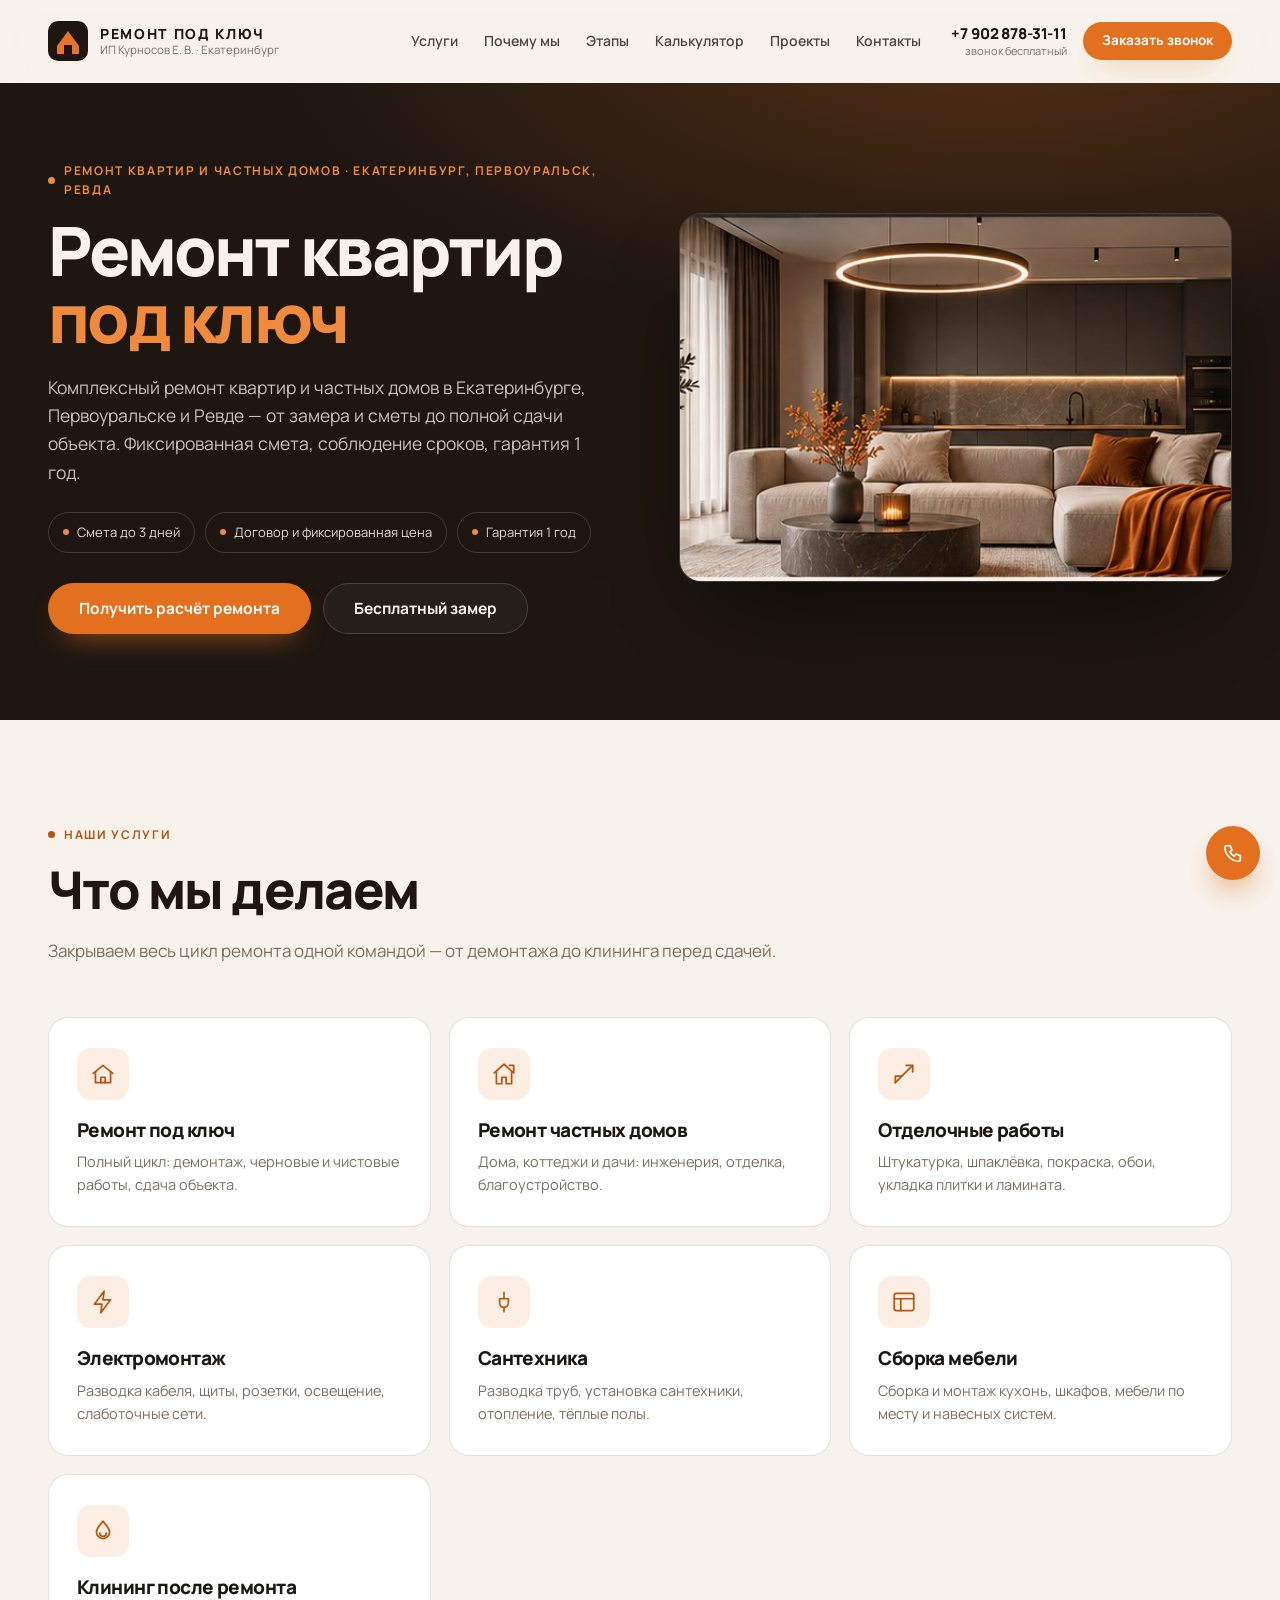
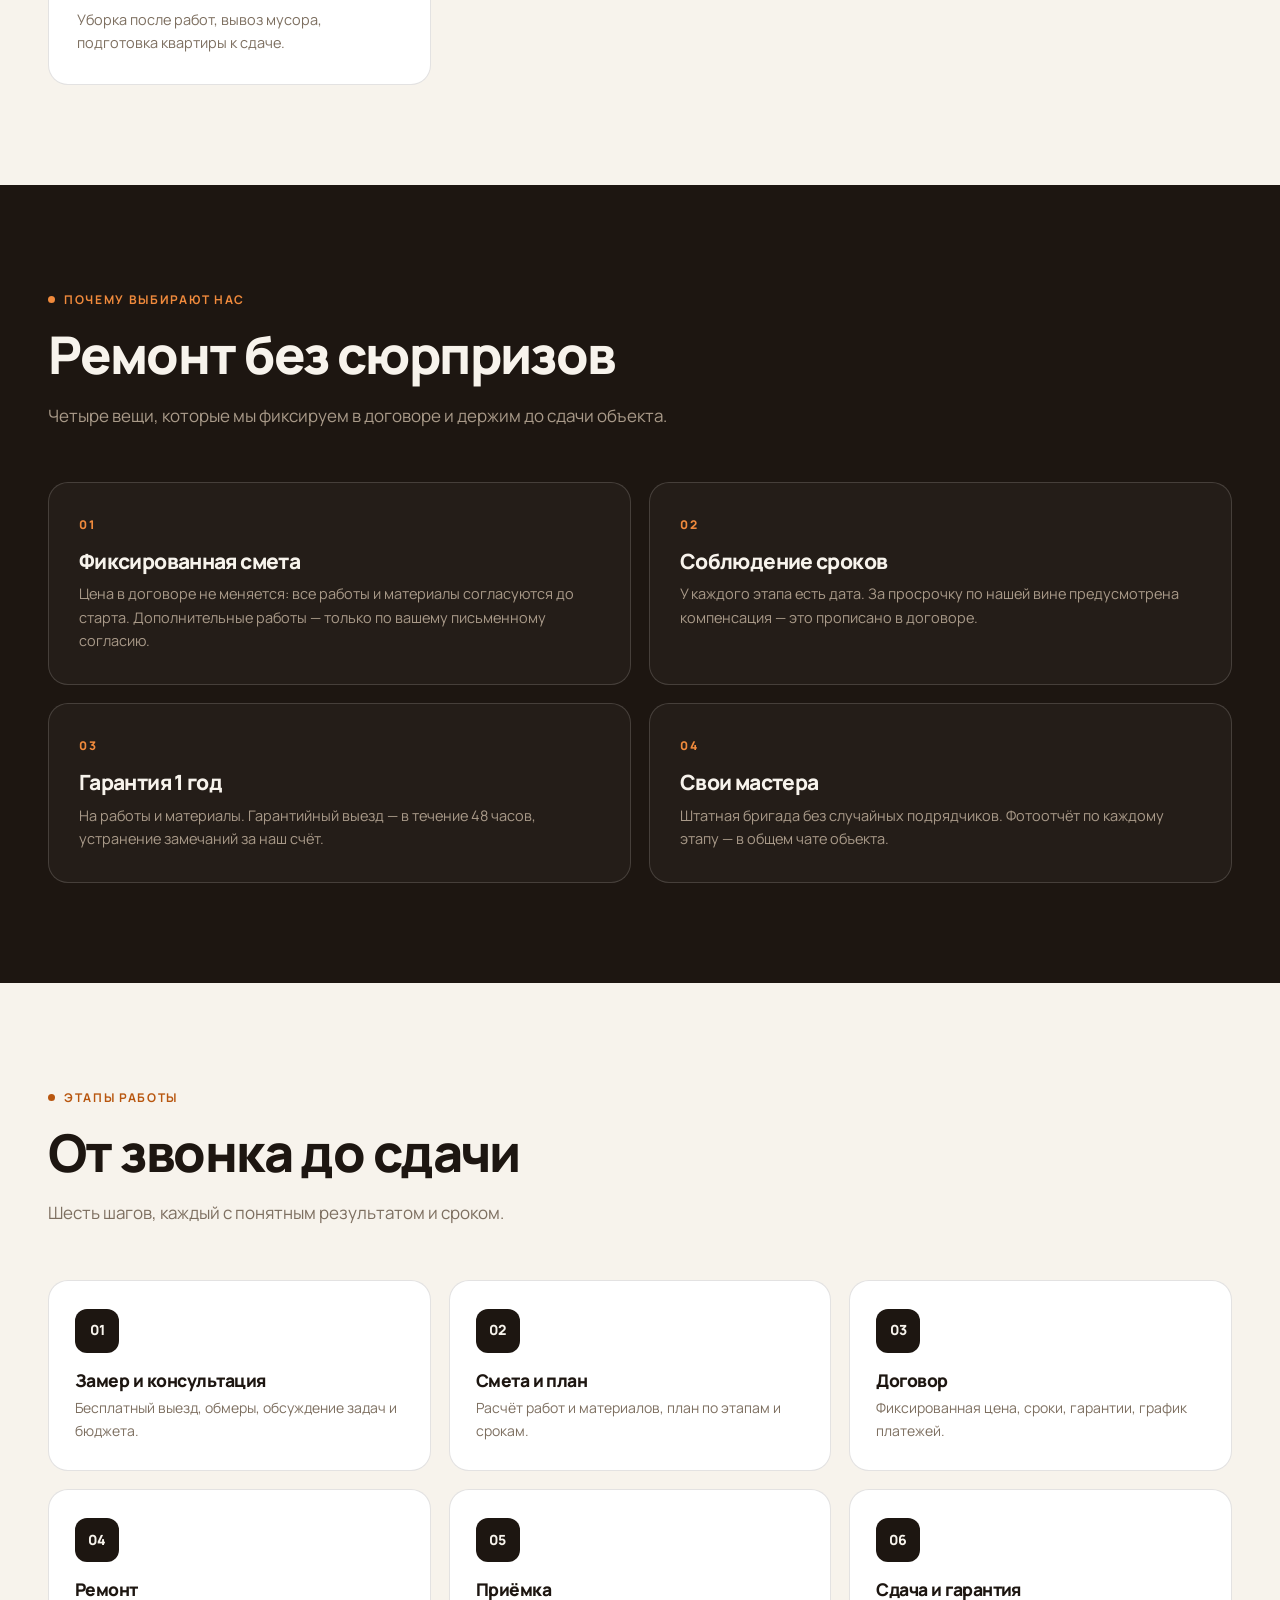
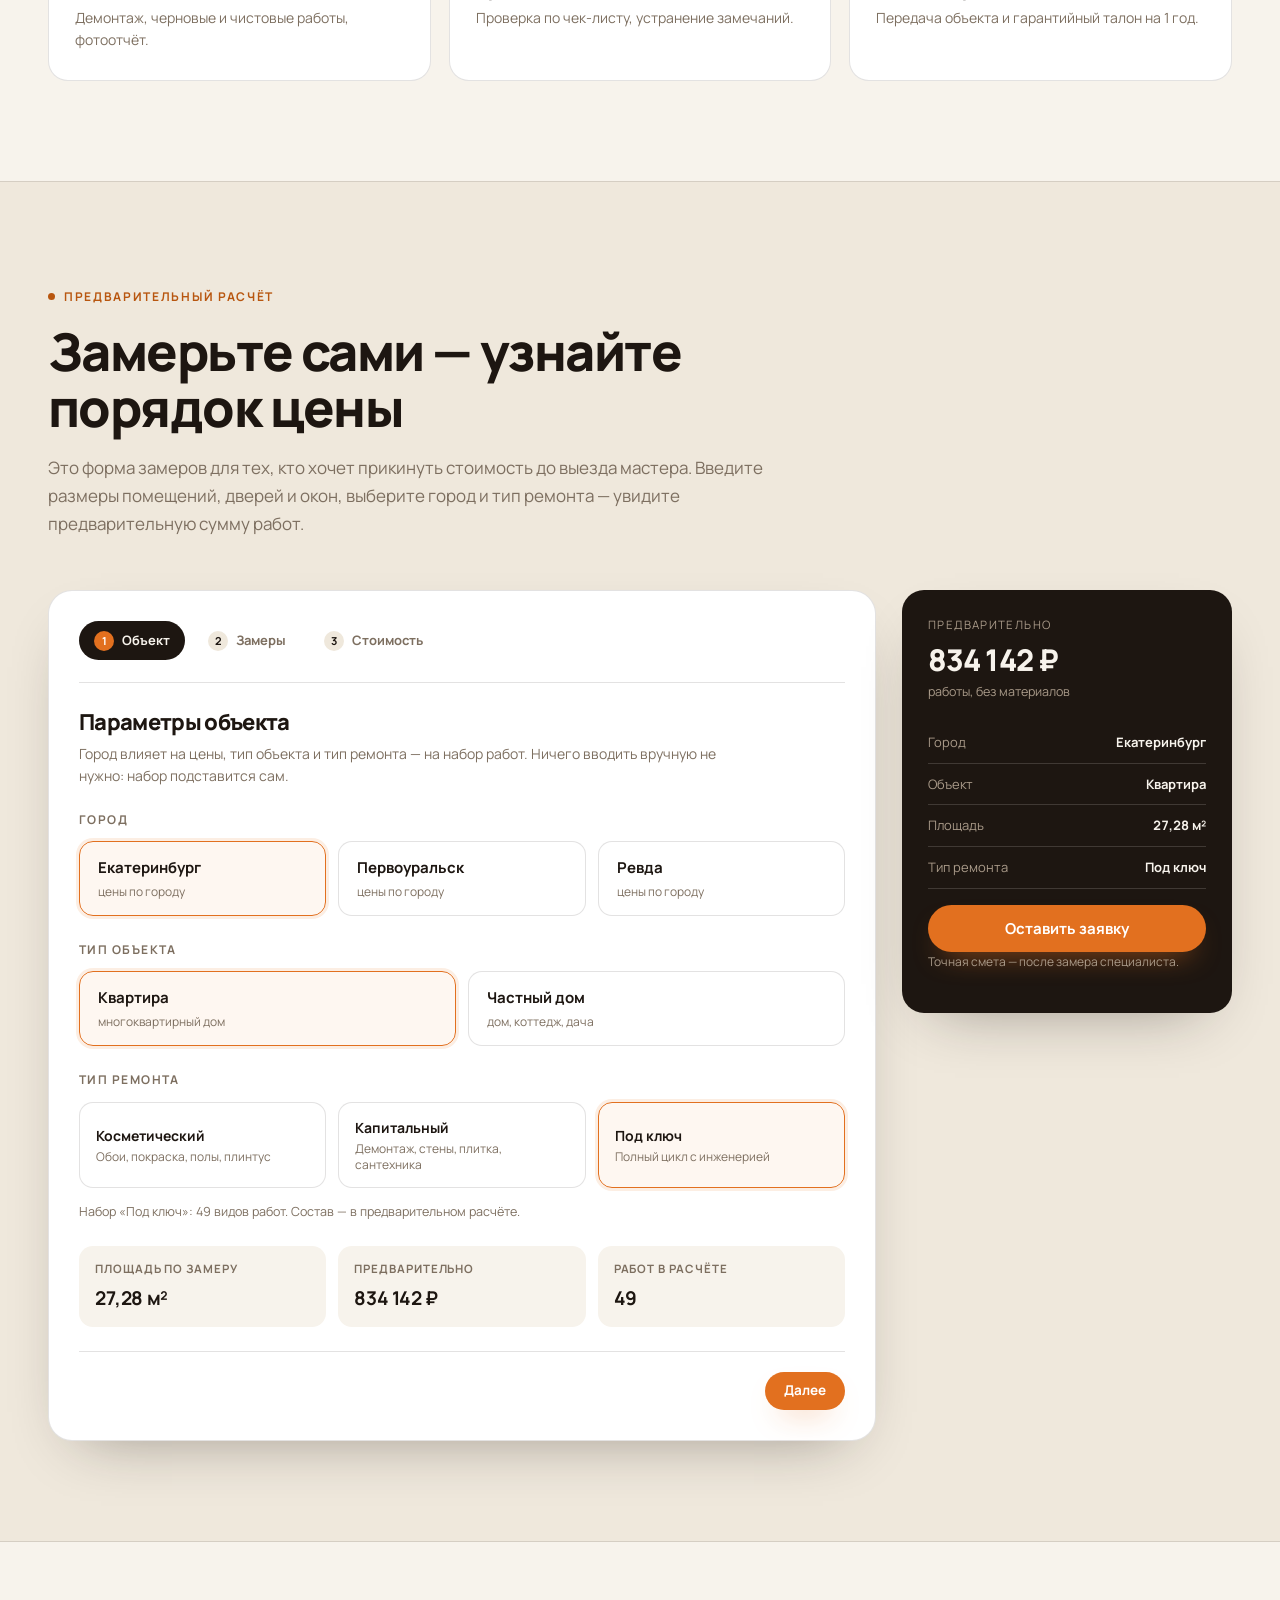
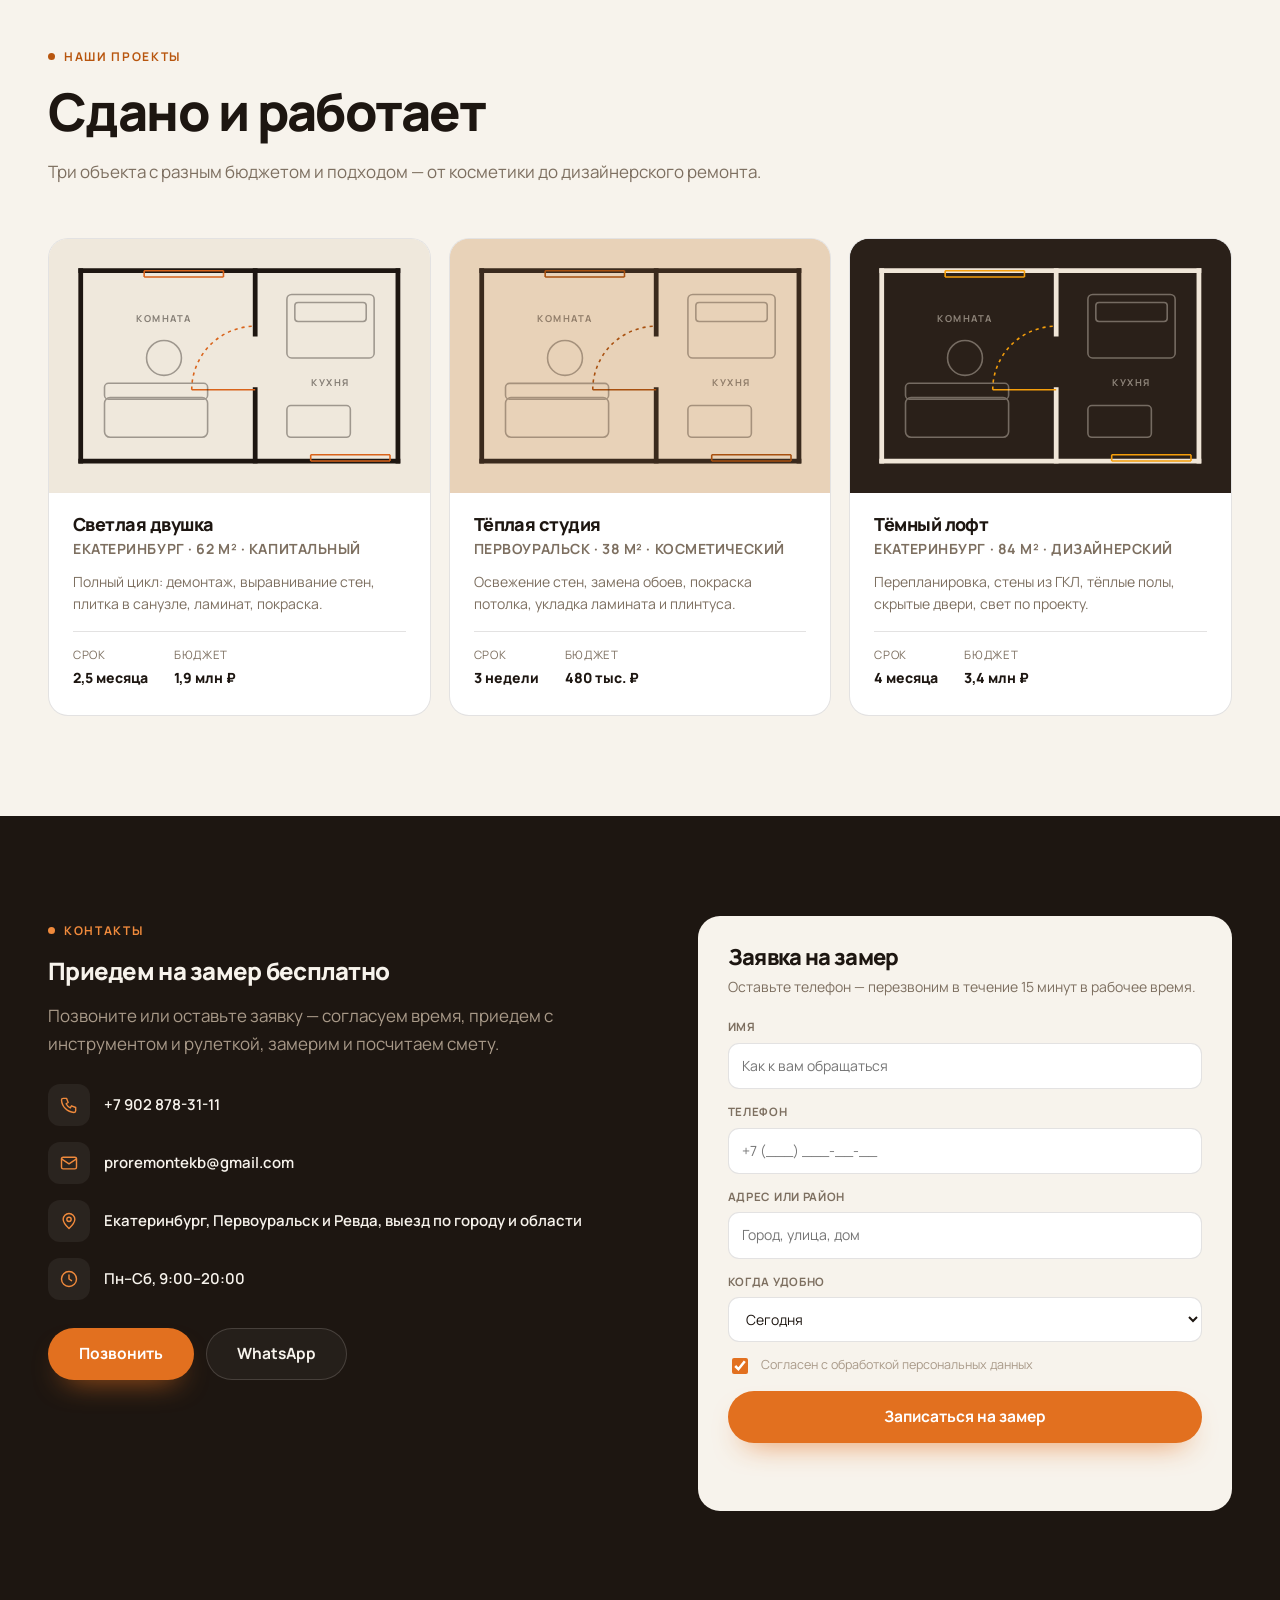
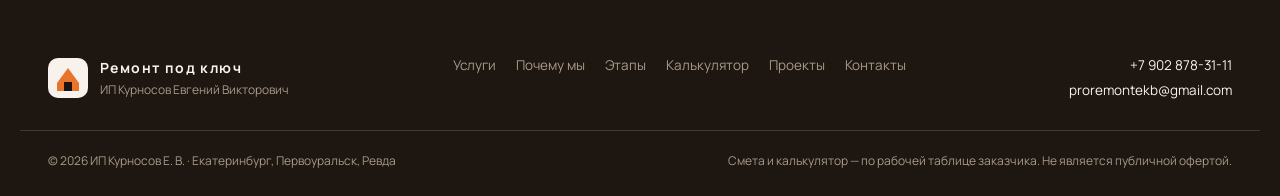
<file: index.html>
﻿<!doctype html>
<html lang="ru">
<head>
<meta charset="utf-8">
<meta name="viewport" content="width=device-width, initial-scale=1">
<title>Ремонт квартир и частных домов — Екатеринбург, Первоуральск, Ревда — ИП Курносов Е. В.</title>
<meta name="description" content="Комплексный ремонт квартир под ключ: замер, смета, договор, работы, приёмка. Фиксированная цена, сроки по графику, гарантия 1 год. Предварительный расчёт по вашему замеру.">
<meta name="theme-color" content="#1c1410">
<meta property="og:type" content="website">
<meta property="og:title" content="Ремонт квартир и частных домов — Екатеринбург, Первоуральск, Ревда">
<meta property="og:description" content="От замера и сметы до сдачи объекта. Фиксированная смета, соблюдение сроков, гарантия 1 год. Рассчитайте стоимость по своему замеру.">
<meta property="og:locale" content="ru_RU">
<link rel="preconnect" href="https://fonts.googleapis.com">
<link rel="preconnect" href="https://fonts.gstatic.com" crossorigin>
<link href="https://fonts.googleapis.com/css2?family=Manrope:wght@400;500;600;700;800&display=swap" rel="stylesheet">
<link rel="stylesheet" href="assets/css/style.css">
<link rel="icon" href="data:image/svg+xml,%3Csvg xmlns='http://www.w3.org/2000/svg' viewBox='0 0 64 64'%3E%3Crect width='64' height='64' rx='14' fill='%231c1410'/%3E%3Cpath d='M14 40 32 16l18 24v12H14z' fill='%23e8752b'/%3E%3Cpath d='M26 52V38h12v14z' fill='%231c1410'/%3E%3C/svg%3E">
<script type="application/ld+json">
{
  "@context": "https://schema.org",
  "@type": "HomeAndConstructionBusiness",
  "name": "ИП Курносов Евгений Викторович",
  "description": "Ремонт квартир и частных домов под ключ в Екатеринбурге, Первоуральске и Ревде",
  "telephone": "+7 902 878-31-11",
  "email": "proremontekb@gmail.com",
  "areaServed": ["Екатеринбург", "Первоуральск", "Ревда"],
  "priceRange": "₽₽"
}
</script>
</head>
<body>

<a class="skip-link" href="#main">Перейти к содержанию</a>

<header class="header" id="header">
  <div class="wrap header__in">
    <a class="logo" href="#top" aria-label="Ремонт квартир под ключ — на главную">
      <span class="logo__mark" aria-hidden="true">
        <svg viewBox="0 0 40 40" width="40" height="40"><rect width="40" height="40" rx="10" fill="currentColor"/><path d="M9 25 20 10l11 15v8H9z" fill="#e8752b"/><path d="M16 33V24h8v9z" fill="#1c1410"/></svg>
      </span>
      <span class="logo__text">
        <strong>РЕМОНТ ПОД КЛЮЧ</strong>
        <small>ИП Курносов Е. В. · Екатеринбург</small>
      </span>
    </a>

    <nav class="nav" id="nav" aria-label="Основная навигация">
      <a href="#services">Услуги</a>
      <a href="#why">Почему мы</a>
      <a href="#stages">Этапы</a>
      <a href="#calculator">Калькулятор</a>
      <a href="#projects">Проекты</a>
      <a href="#contacts">Контакты</a>
    </nav>

    <div class="header__actions">
      <a class="header__phone" href="tel:+79028783111">
        <span>+7 902 878-31-11</span>
        <small>звонок бесплатный</small>
      </a>
      <button class="btn btn--sm btn--orange" type="button" data-open-modal="callback">Заказать звонок</button>
      <button class="burger" type="button" id="burger" aria-label="Меню" aria-expanded="false" aria-controls="nav">
        <span></span><span></span><span></span>
      </button>
    </div>
  </div>
</header>

<main id="main">

  <!-- HERO -->
  <section class="hero" id="top">
    <div class="wrap hero__in">
      <div class="hero__copy">
        <p class="eyebrow"><span class="dot"></span> Ремонт квартир и частных домов · Екатеринбург, Первоуральск, Ревда</p>
        <h1>Ремонт квартир <em>под ключ</em></h1>
        <p class="hero__lead">Комплексный ремонт квартир и частных домов в Екатеринбурге, Первоуральске и Ревде — от замера и сметы до полной сдачи объекта. Фиксированная смета, соблюдение сроков, гарантия 1 год.</p>

        <ul class="hero__chips">
          <li>Смета до 3 дней</li>
          <li>Договор и фиксированная цена</li>
          <li>Гарантия 1 год</li>
        </ul>

        <div class="hero__cta">
          <a class="btn btn--orange btn--lg" href="#calculator">Получить расчёт ремонта</a>
          <button class="btn btn--ghost btn--lg" type="button" data-open-modal="measure">Бесплатный замер</button>
        </div>

      </div>

      <div class="hero__art">
        <div class="hero__frame">
          <img class="hero__photo" src="assets/img/hero.jpg" width="808" height="343"
               alt="Гостиная после ремонта: диван, подсветка, кухня-студия">
        </div>
      </div>
    </div>
  </section>

  <!-- SERVICES -->
  <section class="section" id="services">
    <div class="wrap">
      <div class="section__head">
        <p class="eyebrow eyebrow--dark"><span class="dot"></span> Наши услуги</p>
        <h2>Что мы делаем</h2>
        <p class="section__lead">Закрываем весь цикл ремонта одной командой — от демонтажа до клининга перед сдачей.</p>
      </div>

      <div class="services">
        <article class="service">
          <span class="service__icon" aria-hidden="true">
            <svg viewBox="0 0 24 24" width="26" height="26" fill="none" stroke="currentColor" stroke-width="1.6" stroke-linecap="round" stroke-linejoin="round"><path d="M3 11.5 12 4l9 7.5"/><path d="M5 10v10h14V10"/><path d="M10 20v-5h4v5"/></svg>
          </span>
          <h3>Ремонт под ключ</h3>
          <p>Полный цикл: демонтаж, черновые и чистовые работы, сдача объекта.</p>
        </article>
        <article class="service">
          <span class="service__icon" aria-hidden="true">
            <svg viewBox="0 0 24 24" width="26" height="26" fill="none" stroke="currentColor" stroke-width="1.6" stroke-linecap="round" stroke-linejoin="round"><path d="M3 11 12 3l9 8"/><path d="M5 10v11h5v-6h4v6h5V10"/><path d="M17 4h4v6"/></svg>
          </span>
          <h3>Ремонт частных домов</h3>
          <p>Дома, коттеджи и дачи: инженерия, отделка, благоустройство.</p>
        </article>
        <article class="service">
          <span class="service__icon" aria-hidden="true">
            <svg viewBox="0 0 24 24" width="26" height="26" fill="none" stroke="currentColor" stroke-width="1.6" stroke-linecap="round" stroke-linejoin="round"><path d="M4 20 20 4"/><path d="M14 4h6v6"/><path d="M4 20v-6h6"/></svg>
          </span>
          <h3>Отделочные работы</h3>
          <p>Штукатурка, шпаклёвка, покраска, обои, укладка плитки и ламината.</p>
        </article>
        <article class="service">
          <span class="service__icon" aria-hidden="true">
            <svg viewBox="0 0 24 24" width="26" height="26" fill="none" stroke="currentColor" stroke-width="1.6" stroke-linecap="round" stroke-linejoin="round"><path d="M13 2 4 14h7l-1 8 9-12h-7z"/></svg>
          </span>
          <h3>Электромонтаж</h3>
          <p>Разводка кабеля, щиты, розетки, освещение, слаботочные сети.</p>
        </article>
        <article class="service">
          <span class="service__icon" aria-hidden="true">
            <svg viewBox="0 0 24 24" width="26" height="26" fill="none" stroke="currentColor" stroke-width="1.6" stroke-linecap="round" stroke-linejoin="round"><path d="M12 3v6"/><path d="M8 9h8v4a4 4 0 0 1-4 4 4 4 0 0 1-4-4z"/><path d="M12 17v4"/></svg>
          </span>
          <h3>Сантехника</h3>
          <p>Разводка труб, установка сантехники, отопление, тёплые полы.</p>
        </article>
        <article class="service">
          <span class="service__icon" aria-hidden="true">
            <svg viewBox="0 0 24 24" width="26" height="26" fill="none" stroke="currentColor" stroke-width="1.6" stroke-linecap="round" stroke-linejoin="round"><rect x="3" y="4" width="18" height="16" rx="2"/><path d="M3 9h18M9 9v11"/></svg>
          </span>
          <h3>Сборка мебели</h3>
          <p>Сборка и монтаж кухонь, шкафов, мебели по месту и навесных систем.</p>
        </article>
        <article class="service">
          <span class="service__icon" aria-hidden="true">
            <svg viewBox="0 0 24 24" width="26" height="26" fill="none" stroke="currentColor" stroke-width="1.6" stroke-linecap="round" stroke-linejoin="round"><path d="M12 3c3 4 6 6 6 10a6 6 0 0 1-12 0c0-4 3-6 6-10z"/><path d="M9 14a3 3 0 0 0 6 0"/></svg>
          </span>
          <h3>Клининг после ремонта</h3>
          <p>Уборка после работ, вывоз мусора, подготовка квартиры к сдаче.</p>
        </article>
      </div>
    </div>
  </section>

  <!-- WHY -->
  <section class="section section--dark" id="why">
    <div class="wrap">
      <div class="section__head section__head--light">
        <p class="eyebrow"><span class="dot"></span> Почему выбирают нас</p>
        <h2>Ремонт без сюрпризов</h2>
        <p class="section__lead">Четыре вещи, которые мы фиксируем в договоре и держим до сдачи объекта.</p>
      </div>

      <div class="why">
        <article class="why__item">
          <span class="why__num">01</span>
          <h3>Фиксированная смета</h3>
          <p>Цена в договоре не меняется: все работы и материалы согласуются до старта. Дополнительные работы — только по вашему письменному согласию.</p>
        </article>
        <article class="why__item">
          <span class="why__num">02</span>
          <h3>Соблюдение сроков</h3>
          <p>У каждого этапа есть дата. За просрочку по нашей вине предусмотрена компенсация — это прописано в договоре.</p>
        </article>
        <article class="why__item">
          <span class="why__num">03</span>
          <h3>Гарантия 1 год</h3>
          <p>На работы и материалы. Гарантийный выезд — в течение 48 часов, устранение замечаний за наш счёт.</p>
        </article>
        <article class="why__item">
          <span class="why__num">04</span>
          <h3>Свои мастера</h3>
          <p>Штатная бригада без случайных подрядчиков. Фотоотчёт по каждому этапу — в общем чате объекта.</p>
        </article>
      </div>
    </div>
  </section>

  <!-- STAGES -->
  <section class="section" id="stages">
    <div class="wrap">
      <div class="section__head">
        <p class="eyebrow eyebrow--dark"><span class="dot"></span> Этапы работы</p>
        <h2>От звонка до сдачи</h2>
        <p class="section__lead">Шесть шагов, каждый с понятным результатом и сроком.</p>
      </div>

      <ol class="stages">
        <li class="stage">
          <span class="stage__num">01</span>
          <h3>Замер и консультация</h3>
          <p>Бесплатный выезд, обмеры, обсуждение задач и бюджета.</p>
        </li>
        <li class="stage">
          <span class="stage__num">02</span>
          <h3>Смета и план</h3>
          <p>Расчёт работ и материалов, план по этапам и срокам.</p>
        </li>
        <li class="stage">
          <span class="stage__num">03</span>
          <h3>Договор</h3>
          <p>Фиксированная цена, сроки, гарантии, график платежей.</p>
        </li>
        <li class="stage">
          <span class="stage__num">04</span>
          <h3>Ремонт</h3>
          <p>Демонтаж, черновые и чистовые работы, фотоотчёт.</p>
        </li>
        <li class="stage">
          <span class="stage__num">05</span>
          <h3>Приёмка</h3>
          <p>Проверка по чек-листу, устранение замечаний.</p>
        </li>
        <li class="stage">
          <span class="stage__num">06</span>
          <h3>Сдача и гарантия</h3>
          <p>Передача объекта и гарантийный талон на 1 год.</p>
        </li>
      </ol>
    </div>
  </section>

  <!-- CALCULATOR -->
  <section class="section section--calc" id="calculator">
    <div class="wrap">
      <div class="section__head">
        <p class="eyebrow eyebrow--dark"><span class="dot"></span> Предварительный расчёт</p>
        <h2>Замерьте сами — узнайте порядок цены</h2>
        <p class="section__lead">Это форма замеров для тех, кто хочет прикинуть стоимость до выезда мастера. Введите размеры помещений, дверей и окон, выберите город и тип ремонта — увидите предварительную сумму работ.</p>
      </div>

      <div class="calc" id="calc">
        <div class="calc__main">
          <ol class="calc__steps" id="calcSteps" aria-label="Шаги расчёта">
            <li class="is-active" data-step="1"><span>1</span> Объект</li>
            <li data-step="2"><span>2</span> Замеры</li>
            <li data-step="3"><span>3</span> Стоимость</li>
          </ol>

          <!-- STEP 1 -->
          <div class="calc__panel is-active" data-panel="1">
            <h3 class="calc__title">Параметры объекта</h3>
            <p class="calc__hint">Город влияет на цены, тип объекта и тип ремонта — на набор работ. Ничего вводить вручную не нужно: набор подставится сам.</p>

            <fieldset class="field">
              <legend>Город</legend>
              <div class="choice-row choice-row--3" id="cityChoice">
                <label class="choice"><input type="radio" name="city" value="ekb" checked><span><strong>Екатеринбург</strong><small>цены по городу</small></span></label>
                <label class="choice"><input type="radio" name="city" value="pv"><span><strong>Первоуральск</strong><small>цены по городу</small></span></label>
                <label class="choice"><input type="radio" name="city" value="revda"><span><strong>Ревда</strong><small>цены по городу</small></span></label>
              </div>
            </fieldset>

            <fieldset class="field">
              <legend>Тип объекта</legend>
              <div class="choice-row" id="objectChoice">
                <label class="choice"><input type="radio" name="object" value="flat" checked><span><strong>Квартира</strong><small>многоквартирный дом</small></span></label>
                <label class="choice"><input type="radio" name="object" value="house"><span><strong>Частный дом</strong><small>дом, коттедж, дача</small></span></label>
              </div>
            </fieldset>

            <fieldset class="field">
              <legend>Тип ремонта</legend>
              <div class="preset-row" id="presetRow">
                <button class="preset" type="button" data-preset="light">
                  <strong>Косметический</strong>
                  <small>Обои, покраска, полы, плинтус</small>
                </button>
                <button class="preset" type="button" data-preset="capital">
                  <strong>Капитальный</strong>
                  <small>Демонтаж, стены, плитка, сантехника</small>
                </button>
                <button class="preset" type="button" data-preset="turnkey">
                  <strong>Под ключ</strong>
                  <small>Полный цикл с инженерией</small>
                </button>
              </div>
              <p class="calc__note" id="presetNote">Состав работ покажем в предварительном расчёте.</p>
            </fieldset>

            <div class="calc__facts">
              <div><span>Площадь по замеру</span><strong id="factArea">0 м²</strong></div>
              <div><span>Предварительно</span><strong id="factCost">0 ₽</strong></div>
              <div><span>Работ в расчёте</span><strong id="factWorks">0</strong></div>
            </div>
          </div>

          <!-- STEP 2 -->
          <div class="calc__panel" data-panel="2">
            <h3 class="calc__title">Замеры помещений</h3>
            <p class="calc__hint">Длина, ширина и высота помещения — в метрах. Для дверей и окон укажите количество и размеры проёма (ширина × высота). Площадь стен посчитается с вычетом проёмов.</p>

            <div id="rooms"></div>
            <button class="btn btn--outline btn--sm" type="button" id="addRoom">+ Добавить помещение</button>

            <div class="totals" id="measureTotals"></div>
          </div>

          <!-- STEP 3 -->
          <div class="calc__panel" data-panel="3">
            <h3 class="calc__title">Предварительная стоимость</h3>
            <p class="calc__hint">Сумма по работам, без материалов. Материалы считаются после согласования — их стоимость зависит от выбранных коллекций и поставщика.</p>

            <div class="total-box">
              <span class="total-box__label">Ориентировочно, работы</span>
              <strong class="total-box__sum" id="totalSum">0 ₽</strong>
              <span class="total-box__meta" id="totalMeta"></span>
              <ul class="total-box__sections" id="totalSections"></ul>
            </div>

            <div class="disclaimer">
              <strong>Это предварительный расчёт, а не смета.</strong>
              <p>Смета для подписания составляется только после выезда специалиста. На месте уточняются кривизна стен и геометрия помещений, расположение труб и электропроводки, состояние перекрытий, стяжки и вентиляции — эти «подводные камни» заметно меняют объём работ и итоговую цену.</p>
            </div>

            <div class="calc__lead">
              <h3>Отправить замер нам</h3>
              <p>Проверим размеры, уточним детали и пришлём предварительную смету в течение 3 дней. Бесплатный замер — в удобное время.</p>
              <form class="form" id="leadForm" novalidate>
                <input type="hidden" name="form" value="Замер из калькулятора">
                <div class="form__row">
                  <label class="field-inline">
                    <span>Имя</span>
                    <input type="text" name="name" autocomplete="name" placeholder="Как к вам обращаться" required>
                  </label>
                  <label class="field-inline">
                    <span>Телефон</span>
                    <input type="tel" name="phone" autocomplete="tel" placeholder="+7 (___) ___-__-__" required>
                  </label>
                </div>
                <label class="field-inline">
                  <span>Комментарий</span>
                  <textarea name="comment" rows="2" placeholder="Адрес, сроки, пожелания"></textarea>
                </label>
                <label class="check">
                  <input type="checkbox" name="consent" required checked>
                  <span>Согласен с обработкой персональных данных</span>
                </label>
                <div class="form__actions">
                  <button class="btn btn--orange btn--lg" type="submit">Отправить замер</button>
                  <button class="btn btn--ghost btn--lg" type="button" data-open-modal="callback">Или заказать звонок</button>
                </div>
                <p class="form-status" id="leadStatus" role="status" aria-live="polite"></p>
              </form>
            </div>
          </div>

          <div class="calc__nav">
            <button class="btn btn--ghost btn--sm" type="button" id="prevStep">← Назад</button>
            <button class="btn btn--orange btn--sm" type="button" id="nextStep">Далее →</button>
          </div>
        </div>

        <aside class="calc__summary" aria-label="Предварительная стоимость">
          <div class="summary__head">
            <span class="summary__label">Предварительно</span>
            <strong class="summary__total" id="sumTotal">0 ₽</strong>
            <span class="summary__sub" id="sumSub">работы, без материалов</span>
          </div>
          <dl class="summary__list">
            <div><dt>Город</dt><dd id="sumCity">Екатеринбург</dd></div>
            <div><dt>Объект</dt><dd id="sumObject">Квартира</dd></div>
            <div><dt>Площадь</dt><dd id="sumArea">0 м²</dd></div>
            <div><dt>Тип ремонта</dt><dd id="sumPreset">Под ключ</dd></div>
          </dl>
          <button class="btn btn--orange btn--block" type="button" id="toLead">Оставить заявку</button>
          <p class="summary__note">Точная смета — после замера специалиста.</p>
        </aside>
      </div>
    </div>
  </section>

  <!-- PROJECTS -->
  <section class="section" id="projects">
    <div class="wrap">
      <div class="section__head">
        <p class="eyebrow eyebrow--dark"><span class="dot"></span> Наши проекты</p>
        <h2>Сдано и работает</h2>
        <p class="section__lead">Три объекта с разным бюджетом и подходом — от косметики до дизайнерского ремонта.</p>
      </div>

      <div class="projects">
        <article class="project">
          <div class="project__art project__art--light" aria-hidden="true"><svg viewBox="0 0 480 320" role="img" aria-hidden="true">
              <rect width="480" height="320" fill="#efe8dc"/>
              <g fill="none" stroke="#1d1611" stroke-width="6" stroke-linecap="square" opacity="1.0">
                <path d="M40 40H440"/>
                <path d="M440 40V280"/>
                <path d="M440 280H40"/>
                <path d="M40 280V40"/>
                <path d="M260 40V120"/>
                <path d="M260 190V280"/>
              </g>
              <g stroke="#d9631a" stroke-width="2" fill="none">
                <path d="M120 40H220M120 48H220M120 40V48M220 40V48"/>
                <path d="M260 190H180"/>
                <path d="M180 190A80 80 0 0 1 260 110" stroke-dasharray="4 5"/>
                <path d="M330 280H430M330 272H430M330 272V280M430 272V280"/>
              </g>
              <g fill="none" stroke="#1d1611" stroke-width="2" opacity=".38">
                <rect x="70" y="200" width="130" height="50" rx="7"/>
                <rect x="70" y="182" width="130" height="20" rx="5"/>
                <circle cx="145" cy="150" r="22"/>
                <rect x="300" y="70" width="110" height="80" rx="6"/>
                <rect x="310" y="80" width="90" height="24" rx="4"/>
                <rect x="300" y="210" width="80" height="40" rx="5"/>
              </g>
              <g fill="#1d1611" font-family="Manrope, Arial, sans-serif" text-anchor="middle" opacity=".5">
                <text x="145" y="105" font-size="12" font-weight="700" letter-spacing="2">КОМНАТА</text>
                <text x="355" y="185" font-size="12" font-weight="700" letter-spacing="2">КУХНЯ</text>
              </g>
            </svg></div>
          <div class="project__body">
            <h3>Светлая двушка</h3>
            <p class="project__meta">Екатеринбург · 62 м² · капитальный</p>
            <p>Полный цикл: демонтаж, выравнивание стен, плитка в санузле, ламинат, покраска.</p>
            <dl class="project__specs">
              <div><dt>Срок</dt><dd>2,5 месяца</dd></div>
              <div><dt>Бюджет</dt><dd>1,9 млн ₽</dd></div>
            </dl>
          </div>
        </article>

        <article class="project">
          <div class="project__art project__art--warm" aria-hidden="true"><svg viewBox="0 0 480 320" role="img" aria-hidden="true">
              <rect width="480" height="320" fill="#e8d2b8"/>
              <g fill="none" stroke="#3a2a1d" stroke-width="6" stroke-linecap="square" opacity="1.0">
                <path d="M40 40H440"/>
                <path d="M440 40V280"/>
                <path d="M440 280H40"/>
                <path d="M40 280V40"/>
                <path d="M260 40V120"/>
                <path d="M260 190V280"/>
              </g>
              <g stroke="#a8500f" stroke-width="2" fill="none">
                <path d="M120 40H220M120 48H220M120 40V48M220 40V48"/>
                <path d="M260 190H180"/>
                <path d="M180 190A80 80 0 0 1 260 110" stroke-dasharray="4 5"/>
                <path d="M330 280H430M330 272H430M330 272V280M430 272V280"/>
              </g>
              <g fill="none" stroke="#3a2a1d" stroke-width="2" opacity=".38">
                <rect x="70" y="200" width="130" height="50" rx="7"/>
                <rect x="70" y="182" width="130" height="20" rx="5"/>
                <circle cx="145" cy="150" r="22"/>
                <rect x="300" y="70" width="110" height="80" rx="6"/>
                <rect x="310" y="80" width="90" height="24" rx="4"/>
                <rect x="300" y="210" width="80" height="40" rx="5"/>
              </g>
              <g fill="#3a2a1d" font-family="Manrope, Arial, sans-serif" text-anchor="middle" opacity=".5">
                <text x="145" y="105" font-size="12" font-weight="700" letter-spacing="2">КОМНАТА</text>
                <text x="355" y="185" font-size="12" font-weight="700" letter-spacing="2">КУХНЯ</text>
              </g>
            </svg></div>
          <div class="project__body">
            <h3>Тёплая студия</h3>
            <p class="project__meta">Первоуральск · 38 м² · косметический</p>
            <p>Освежение стен, замена обоев, покраска потолка, укладка ламината и плинтуса.</p>
            <dl class="project__specs">
              <div><dt>Срок</dt><dd>3 недели</dd></div>
              <div><dt>Бюджет</dt><dd>480 тыс. ₽</dd></div>
            </dl>
          </div>
        </article>

        <article class="project">
          <div class="project__art project__art--dark" aria-hidden="true"><svg viewBox="0 0 480 320" role="img" aria-hidden="true">
              <rect width="480" height="320" fill="#2a2019"/>
              <g fill="none" stroke="#f0e6d8" stroke-width="6" stroke-linecap="square" opacity="1.0">
                <path d="M40 40H440"/>
                <path d="M440 40V280"/>
                <path d="M440 280H40"/>
                <path d="M40 280V40"/>
                <path d="M260 40V120"/>
                <path d="M260 190V280"/>
              </g>
              <g stroke="#f59e0b" stroke-width="2" fill="none">
                <path d="M120 40H220M120 48H220M120 40V48M220 40V48"/>
                <path d="M260 190H180"/>
                <path d="M180 190A80 80 0 0 1 260 110" stroke-dasharray="4 5"/>
                <path d="M330 280H430M330 272H430M330 272V280M430 272V280"/>
              </g>
              <g fill="none" stroke="#f0e6d8" stroke-width="2" opacity=".38">
                <rect x="70" y="200" width="130" height="50" rx="7"/>
                <rect x="70" y="182" width="130" height="20" rx="5"/>
                <circle cx="145" cy="150" r="22"/>
                <rect x="300" y="70" width="110" height="80" rx="6"/>
                <rect x="310" y="80" width="90" height="24" rx="4"/>
                <rect x="300" y="210" width="80" height="40" rx="5"/>
              </g>
              <g fill="#f0e6d8" font-family="Manrope, Arial, sans-serif" text-anchor="middle" opacity=".5">
                <text x="145" y="105" font-size="12" font-weight="700" letter-spacing="2">КОМНАТА</text>
                <text x="355" y="185" font-size="12" font-weight="700" letter-spacing="2">КУХНЯ</text>
              </g>
            </svg></div>
          <div class="project__body">
            <h3>Тёмный лофт</h3>
            <p class="project__meta">Екатеринбург · 84 м² · дизайнерский</p>
            <p>Перепланировка, стены из ГКЛ, тёплые полы, скрытые двери, свет по проекту.</p>
            <dl class="project__specs">
              <div><dt>Срок</dt><dd>4 месяца</dd></div>
              <div><dt>Бюджет</dt><dd>3,4 млн ₽</dd></div>
            </dl>
          </div>
        </article>
      </div>
    </div>
  </section>

  <!-- CONTACTS -->
  <section class="section section--dark" id="contacts">
    <div class="wrap contacts">
      <div class="contacts__copy">
        <p class="eyebrow"><span class="dot"></span> Контакты</p>
        <h2>Приедем на замер бесплатно</h2>
        <p class="section__lead">Позвоните или оставьте заявку — согласуем время, приедем с инструментом и рулеткой, замерим и посчитаем смету.</p>

        <ul class="contacts__list">
          <li>
            <span class="contacts__icon" aria-hidden="true">
              <svg viewBox="0 0 24 24" width="20" height="20" fill="none" stroke="currentColor" stroke-width="1.7" stroke-linecap="round" stroke-linejoin="round"><path d="M5 4h4l2 5-2.5 1.5a12 12 0 0 0 5 5L15 13l5 2v4a2 2 0 0 1-2 2A16 16 0 0 1 3 6a2 2 0 0 1 2-2z"/></svg>
            </span>
            <a href="tel:+79028783111">+7 902 878-31-11</a>
          </li>
          <li>
            <span class="contacts__icon" aria-hidden="true">
              <svg viewBox="0 0 24 24" width="20" height="20" fill="none" stroke="currentColor" stroke-width="1.7" stroke-linecap="round" stroke-linejoin="round"><rect x="3" y="5" width="18" height="14" rx="2"/><path d="m3 7 9 6 9-6"/></svg>
            </span>
            <a href="mailto:proremontekb@gmail.com">proremontekb@gmail.com</a>
          </li>
          <li>
            <span class="contacts__icon" aria-hidden="true">
              <svg viewBox="0 0 24 24" width="20" height="20" fill="none" stroke="currentColor" stroke-width="1.7" stroke-linecap="round" stroke-linejoin="round"><path d="M12 21s7-6.2 7-11a7 7 0 1 0-14 0c0 4.8 7 11 7 11z"/><circle cx="12" cy="10" r="2.6"/></svg>
            </span>
            <span>Екатеринбург, Первоуральск и Ревда, выезд по городу и области</span>
          </li>
          <li>
            <span class="contacts__icon" aria-hidden="true">
              <svg viewBox="0 0 24 24" width="20" height="20" fill="none" stroke="currentColor" stroke-width="1.7" stroke-linecap="round" stroke-linejoin="round"><circle cx="12" cy="12" r="9"/><path d="M12 7v5l3 2"/></svg>
            </span>
            <span>Пн–Сб, 9:00–20:00</span>
          </li>
        </ul>

        <div class="contacts__actions">
          <a class="btn btn--orange btn--lg" href="tel:+79028783111">Позвонить</a>
          <a class="btn btn--ghost btn--lg" href="https://wa.me/79028783111" target="_blank" rel="noopener">WhatsApp</a>
        </div>
      </div>

      <div class="contacts__form">
        <h3>Заявка на замер</h3>
        <p>Оставьте телефон — перезвоним в течение 15 минут в рабочее время.</p>
        <form class="form" id="measureForm" novalidate>
          <input type="hidden" name="form" value="Заявка на замер">
          <label class="field-inline">
            <span>Имя</span>
            <input type="text" name="name" autocomplete="name" placeholder="Как к вам обращаться" required>
          </label>
          <label class="field-inline">
            <span>Телефон</span>
            <input type="tel" name="phone" autocomplete="tel" placeholder="+7 (___) ___-__-__" required>
          </label>
          <label class="field-inline">
            <span>Адрес или район</span>
            <input type="text" name="address" placeholder="Город, улица, дом">
          </label>
          <label class="field-inline">
            <span>Когда удобно</span>
            <select name="when">
              <option>Сегодня</option>
              <option>Завтра</option>
              <option>В течение недели</option>
              <option>Только консультация по телефону</option>
            </select>
          </label>
          <label class="check">
            <input type="checkbox" name="consent" required checked>
            <span>Согласен с обработкой персональных данных</span>
          </label>
          <button class="btn btn--orange btn--block btn--lg" type="submit">Записаться на замер</button>
          <p class="form-status" id="measureStatus" role="status" aria-live="polite"></p>
        </form>
      </div>
    </div>
  </section>

</main>

<footer class="footer">
  <div class="wrap footer__in">
    <div class="footer__brand">
      <span class="logo__mark" aria-hidden="true">
        <svg viewBox="0 0 40 40" width="36" height="36"><rect width="40" height="40" rx="10" fill="currentColor"/><path d="M9 25 20 10l11 15v8H9z" fill="#e8752b"/><path d="M16 33V24h8v9z" fill="#1c1410"/></svg>
      </span>
      <div>
        <strong>Ремонт под ключ</strong>
        <small>ИП Курносов Евгений Викторович</small>
      </div>
    </div>
    <nav class="footer__nav" aria-label="Навигация в подвале">
      <a href="#services">Услуги</a>
      <a href="#why">Почему мы</a>
      <a href="#stages">Этапы</a>
      <a href="#calculator">Калькулятор</a>
      <a href="#projects">Проекты</a>
      <a href="#contacts">Контакты</a>
    </nav>
    <div class="footer__contacts">
      <a href="tel:+79028783111">+7 902 878-31-11</a>
      <a href="mailto:proremontekb@gmail.com">proremontekb@gmail.com</a>
    </div>
  </div>
  <div class="wrap footer__bottom">
    <span>© <span id="year">2026</span> ИП Курносов Е. В. · Екатеринбург, Первоуральск, Ревда</span>
    <span>Смета и калькулятор — по рабочей таблице заказчика. Не является публичной офертой.</span>
  </div>
</footer>

<!-- MODAL -->
<div class="modal" id="modal" aria-hidden="true">
  <div class="modal__backdrop" data-close-modal></div>
  <div class="modal__box" role="dialog" aria-modal="true" aria-labelledby="modalTitle">
    <button class="modal__close" type="button" data-close-modal aria-label="Закрыть">×</button>
    <h3 id="modalTitle">Заказать звонок</h3>
    <p id="modalLead">Перезвоним в течение 15 минут в рабочее время и ответим на вопросы по ремонту.</p>
    <form class="form" id="callbackForm" novalidate>
      <input type="hidden" name="form" value="Заказ звонка">
      <label class="field-inline">
        <span>Имя</span>
        <input type="text" name="name" autocomplete="name" placeholder="Как к вам обращаться" required>
      </label>
      <label class="field-inline">
        <span>Телефон</span>
        <input type="tel" name="phone" autocomplete="tel" placeholder="+7 (___) ___-__-__" required>
      </label>
      <label class="field-inline">
        <span>Удобное время</span>
        <select name="when">
          <option>Сейчас</option>
          <option>Через час</option>
          <option>Вечером</option>
          <option>Завтра</option>
        </select>
      </label>
      <label class="check">
        <input type="checkbox" name="consent" required checked>
        <span>Согласен с обработкой персональных данных</span>
      </label>
      <button class="btn btn--orange btn--block btn--lg" type="submit">Жду звонка</button>
      <p class="form-status" id="callbackStatus" role="status" aria-live="polite"></p>
    </form>
  </div>
</div>

<a class="call-fab" href="tel:+79028783111" aria-label="Позвонить">
  <svg viewBox="0 0 24 24" width="22" height="22" fill="none" stroke="currentColor" stroke-width="1.8" stroke-linecap="round" stroke-linejoin="round"><path d="M5 4h4l2 5-2.5 1.5a12 12 0 0 0 5 5L15 13l5 2v4a2 2 0 0 1-2 2A16 16 0 0 1 3 6a2 2 0 0 1 2-2z"/></svg>
</a>

<script src="assets/js/data.js"></script>
<script src="assets/js/app.js"></script>
</body>
</html>
</file>
<file: assets/css/style.css>
/* =========================================================
   Ремонт под ключ — стили сайта
   Палитра: тёмный шоколад, крем, оранжевый акцент
   ========================================================= */

:root{
  --ink:#1d1611;
  --ink-2:#2a2019;
  --cream:#f7f3ec;
  --cream-2:#efe8dc;
  --cream-3:#e3d9c9;
  --orange:#e2701f;
  --orange-2:#f08a3c;
  --orange-3:#b8560f;
  --muted:#7d6f60;
  --muted-2:#a99a89;
  --line:rgba(29,22,17,.12);
  --line-light:rgba(247,243,236,.16);
  --radius:20px;
  --radius-sm:12px;
  --shadow:0 24px 60px -32px rgba(29,22,17,.45);
  --wrap:1240px;
}

*,*::before,*::after{box-sizing:border-box}
html{scroll-behavior:smooth}
body{
  margin:0;background:var(--cream);color:var(--ink);
  font-family:"Manrope","Segoe UI",system-ui,-apple-system,sans-serif;
  font-size:16px;line-height:1.6;-webkit-font-smoothing:antialiased;
}
img,svg{display:block;max-width:100%}
a{color:inherit;text-decoration:none}
button{font:inherit;color:inherit;background:none;border:0;padding:0;cursor:pointer}
fieldset{border:0;padding:0;margin:0;min-width:0}
legend{padding:0}
ul,ol,dl,dd{margin:0;padding:0;list-style:none}
p{margin:0}
h1,h2,h3,h4{margin:0;font-weight:800;line-height:1.08;letter-spacing:-.03em}
input,select,textarea{font:inherit;color:inherit}

.wrap{width:100%;max-width:var(--wrap);margin:0 auto;padding:0 28px}
.skip-link{position:absolute;left:-9999px;top:0;background:var(--ink);color:#fff;padding:10px 16px;z-index:100}
.skip-link:focus{left:0}

/* ---------- типографика ---------- */
.eyebrow{
  display:inline-flex;align-items:center;gap:9px;margin:0 0 18px;
  font-size:12px;font-weight:700;letter-spacing:.14em;text-transform:uppercase;color:var(--orange-2);
}
.eyebrow .dot{width:7px;height:7px;border-radius:50%;background:currentColor;flex:none}
.eyebrow--dark{color:var(--orange-3)}
.section{padding:100px 0;position:relative}
.section--dark{background:var(--ink);color:var(--cream)}
.section--calc{background:var(--cream-2);border-top:1px solid var(--line);border-bottom:1px solid var(--line)}
.section__head{max-width:760px;margin-bottom:52px}
.section__head--light{color:var(--cream)}
.section__head h2{font-size:clamp(30px,4.2vw,52px)}
.section__lead{margin-top:18px;font-size:17px;line-height:1.65;color:var(--muted)}
.section--dark .section__lead{color:var(--muted-2)}
section[id],#top{scroll-margin-top:96px}

/* ---------- кнопки ---------- */
.btn{
  display:inline-flex;align-items:center;justify-content:center;gap:10px;
  border-radius:999px;padding:15px 26px;font-weight:700;font-size:15px;line-height:1;
  border:1px solid transparent;cursor:pointer;transition:transform .18s ease,background .18s ease,color .18s ease,border-color .18s ease,box-shadow .18s ease;
  text-align:center;
}
.btn:hover{transform:translateY(-1px)}
.btn:active{transform:none}
.btn--orange{background:var(--orange);color:#fff;box-shadow:0 14px 30px -16px rgba(226,112,31,.9)}
.btn--orange:hover{background:var(--orange-2)}
.btn--ghost{border-color:var(--line-light);color:var(--cream);background:rgba(255,255,255,.04)}
.btn--ghost:hover{background:rgba(255,255,255,.1)}
.btn--outline{border-color:var(--line);color:var(--ink);background:#fff}
.btn--outline:hover{border-color:var(--ink)}
.btn--lg{padding:17px 30px;font-size:15.5px}
.btn--sm{padding:11px 18px;font-size:13.5px}
.btn--block{width:100%}

/* ---------- хедер ---------- */
.header{position:sticky;top:0;z-index:60;background:rgba(247,243,236,.92);backdrop-filter:blur(14px);border-bottom:1px solid transparent;transition:border-color .2s,box-shadow .2s}
.header.is-stuck{border-bottom-color:var(--line);box-shadow:0 12px 30px -24px rgba(29,22,17,.5)}
.header__in{display:flex;align-items:center;gap:30px;height:82px}
.logo{display:flex;align-items:center;gap:12px;flex:none}
.logo__mark{color:var(--ink);flex:none}
.logo__mark svg{width:40px;height:40px}
.logo__text{display:flex;flex-direction:column;line-height:1.2}
.logo__text strong{font-size:14px;letter-spacing:.12em;font-weight:800}
.logo__text small{font-size:11.5px;color:var(--muted)}
.nav{display:flex;align-items:center;gap:26px;margin-left:auto}
.nav a{font-size:14px;font-weight:600;color:var(--ink);opacity:.78;position:relative;padding:4px 0}
.nav a::after{content:"";position:absolute;left:0;right:0;bottom:-2px;height:2px;background:var(--orange);transform:scaleX(0);transform-origin:left;transition:transform .2s}
.nav a:hover{opacity:1}
.nav a:hover::after{transform:scaleX(1)}
.header__actions{display:flex;align-items:center;gap:16px;flex:none}
.header__phone{display:flex;flex-direction:column;line-height:1.25;text-align:right}
.header__phone span{font-weight:800;font-size:15px;letter-spacing:-.01em}
.header__phone small{font-size:11px;color:var(--muted)}
.burger{display:none;width:42px;height:42px;border:1px solid var(--line);border-radius:12px;flex-direction:column;align-items:center;justify-content:center;gap:5px}
.burger span{display:block;width:18px;height:2px;background:var(--ink);transition:transform .2s,opacity .2s}
.burger[aria-expanded="true"] span:nth-child(1){transform:translateY(7px) rotate(45deg)}
.burger[aria-expanded="true"] span:nth-child(2){opacity:0}
.burger[aria-expanded="true"] span:nth-child(3){transform:translateY(-7px) rotate(-45deg)}

/* ---------- герой ---------- */
.hero{background:var(--ink);color:var(--cream);overflow:hidden;position:relative}
.hero::before{content:"";position:absolute;inset:0;background:radial-gradient(1200px 520px at 78% -10%,rgba(226,112,31,.28),transparent 62%);pointer-events:none}
.hero__in{position:relative;display:grid;grid-template-columns:1.02fr .98fr;gap:56px;align-items:center;padding-top:78px;padding-bottom:86px}
.hero__copy{max-width:620px}
.hero h1{font-size:clamp(38px,5.6vw,68px);line-height:.98;letter-spacing:-.04em;margin:0 0 22px}
.hero h1 em{font-style:normal;color:var(--orange-2)}
.hero__lead{font-size:17.5px;line-height:1.62;color:rgba(247,243,236,.78);max-width:540px}
.hero__chips{display:flex;flex-wrap:wrap;gap:10px;margin:26px 0 30px}
.hero__chips li{display:inline-flex;align-items:center;gap:8px;padding:9px 14px;border:1px solid var(--line-light);border-radius:999px;font-size:13px;color:rgba(247,243,236,.9)}
.hero__chips li::before{content:"";width:6px;height:6px;border-radius:50%;background:var(--orange-2)}
.hero__cta{display:flex;flex-wrap:wrap;gap:12px}
.hero__stats{display:flex;flex-wrap:wrap;gap:42px;margin-top:42px;padding-top:28px;border-top:1px solid var(--line-light)}
.hero__stats dt{font-size:30px;font-weight:800;letter-spacing:-.03em;color:var(--cream)}
.hero__stats dd{font-size:13px;color:var(--muted-2);margin-top:2px}
.hero__art{position:relative}
.hero__frame{position:relative;border-radius:22px;overflow:hidden;box-shadow:0 40px 90px -40px rgba(0,0,0,.75);border:1px solid rgba(255,255,255,.12);background:#2a2019}
.hero__photo{display:block;width:100%;height:100%;aspect-ratio:3/2;object-fit:cover;object-position:center 58%}
@media (max-width:980px){.hero__photo{aspect-ratio:16/10}}
.float-card{position:absolute;display:flex;align-items:center;gap:12px;padding:12px 16px;border-radius:14px;background:var(--ink);color:var(--cream);box-shadow:0 22px 44px -18px rgba(0,0,0,.65);font-size:12px;line-height:1.3;border:1px solid rgba(255,255,255,.12)}
.float-card strong{font-weight:700;letter-spacing:-.01em}
.float-card small{display:block;color:var(--muted-2);font-size:11.5px}
.float-card__icon{width:34px;height:34px;border-radius:10px;background:var(--orange);color:#fff;display:flex;align-items:center;justify-content:center;font-weight:800;font-size:15px;flex:none}
.float-card--a{left:-20px;bottom:46px}
.float-card--b{right:-18px;top:44px}

/* ---------- услуги ---------- */
.services{display:grid;grid-template-columns:repeat(3,1fr);gap:18px}
.service{background:#fff;border:1px solid var(--line);border-radius:var(--radius);padding:30px 28px;transition:transform .2s,box-shadow .2s}
.service:hover{transform:translateY(-3px);box-shadow:var(--shadow)}
.service__icon{display:flex;align-items:center;justify-content:center;width:52px;height:52px;border-radius:14px;background:rgba(226,112,31,.12);color:var(--orange-3);margin-bottom:20px}
.service h3{font-size:19px;margin-bottom:10px}
.service p{font-size:14.5px;color:var(--muted)}

/* ---------- почему ---------- */
.why{display:grid;grid-template-columns:1fr 1fr;gap:18px}
.why__item{position:relative;border:1px solid var(--line-light);border-radius:var(--radius);padding:32px 30px;background:rgba(255,255,255,.03)}
.why__num{display:block;font-size:12px;font-weight:800;letter-spacing:.16em;color:var(--orange-2);margin-bottom:16px}
.why__item h3{font-size:21px;margin-bottom:10px}
.why__item p{font-size:14.5px;color:var(--muted-2)}

/* ---------- этапы ---------- */
.stages{display:grid;grid-template-columns:repeat(3,1fr);gap:18px;counter-reset:stage}
.stage{position:relative;background:#fff;border:1px solid var(--line);border-radius:var(--radius);padding:28px 26px}
.stage__num{display:inline-flex;align-items:center;justify-content:center;width:44px;height:44px;border-radius:12px;background:var(--ink);color:var(--cream);font-weight:800;font-size:14px;margin-bottom:18px}
.stage h3{font-size:17.5px;margin-bottom:8px}
.stage p{font-size:14px;color:var(--muted)}

/* ---------- калькулятор ---------- */
.calc{display:grid;grid-template-columns:minmax(0,1fr) 330px;gap:26px;align-items:start}
.calc__main{background:#fff;border:1px solid var(--line);border-radius:24px;padding:30px;box-shadow:var(--shadow)}
.calc__steps{display:flex;flex-wrap:wrap;gap:8px;margin-bottom:28px;padding-bottom:22px;border-bottom:1px solid var(--line)}
.calc__steps li{display:inline-flex;align-items:center;gap:8px;padding:8px 14px;border-radius:999px;font-size:13px;font-weight:700;color:var(--muted);cursor:pointer;transition:.2s;border:1px solid transparent}
.calc__steps li span{display:inline-flex;align-items:center;justify-content:center;width:20px;height:20px;border-radius:50%;background:var(--cream-2);font-size:11px;color:var(--ink)}
.calc__steps li:hover{background:var(--cream)}
.calc__steps li.is-active{background:var(--ink);color:var(--cream)}
.calc__steps li.is-active span{background:var(--orange);color:#fff}
.calc__steps li.is-done{color:var(--ink)}
.calc__steps li.is-done span{background:rgba(226,112,31,.16);color:var(--orange-3)}
.calc__panel{display:none}
.calc__panel.is-active{display:block;animation:fade .25s ease}
@keyframes fade{from{opacity:0;transform:translateY(4px)}to{opacity:1;transform:none}}
.calc__title{font-size:22px;margin-bottom:8px}
.calc__hint{font-size:14px;color:var(--muted);margin-bottom:22px;max-width:640px}
.calc__note{font-size:12.5px;color:var(--muted);margin-top:14px}
.calc__row{display:flex;align-items:center;justify-content:space-between;gap:16px;flex-wrap:wrap}
.calc__row--end{margin-top:18px;padding-top:16px;border-top:1px solid var(--line)}
.calc__count{font-size:13px;font-weight:700;color:var(--muted)}
.calc__nav{display:flex;justify-content:space-between;gap:12px;margin-top:24px;padding-top:20px;border-top:1px solid var(--line)}

.field{margin-bottom:24px}
.field legend{display:block;font-size:12px;font-weight:700;letter-spacing:.12em;text-transform:uppercase;color:var(--muted);margin-bottom:12px}
.choice-row{display:grid;grid-template-columns:1fr 1fr;gap:12px}
.choice{position:relative;cursor:pointer}
.choice input{position:absolute;opacity:0;inset:0;cursor:pointer}
.choice span{display:block;border:1px solid var(--line);border-radius:14px;padding:14px 18px;transition:.2s;background:#fff}
.choice strong{display:block;font-size:15px}
.choice small{display:block;font-size:12px;color:var(--muted);margin-top:2px}
.choice input:checked + span{border-color:var(--orange);background:rgba(226,112,31,.06);box-shadow:0 0 0 3px rgba(226,112,31,.12)}
.choice input:focus-visible + span{outline:2px solid var(--orange);outline-offset:2px}

.preset-row{display:grid;grid-template-columns:repeat(3,1fr);gap:12px}
.preset{text-align:left;border:1px solid var(--line);border-radius:14px;padding:14px 16px;background:#fff;transition:.2s;cursor:pointer}
.preset strong{display:block;font-size:14px;margin-bottom:2px}
.preset small{display:block;font-size:12px;color:var(--muted);line-height:1.35}
.preset:hover{border-color:var(--ink)}
.preset.is-active{border-color:var(--orange);background:rgba(226,112,31,.06);box-shadow:0 0 0 3px rgba(226,112,31,.12)}

.calc__facts{display:grid;grid-template-columns:repeat(3,1fr);gap:12px;margin-top:6px}
.calc__facts div{background:var(--cream);border-radius:14px;padding:14px 16px}
.calc__facts span{display:block;font-size:11.5px;font-weight:700;letter-spacing:.08em;text-transform:uppercase;color:var(--muted);margin-bottom:4px}
.calc__facts strong{font-size:19px;letter-spacing:-.02em}

/* замер */
.room{border:1px solid var(--line);border-radius:16px;padding:18px;margin-bottom:14px;background:var(--cream)}
.room__head{display:flex;align-items:center;justify-content:space-between;margin-bottom:14px}
.room__head strong{font-size:14px}
.room__del{font-size:12px;font-weight:700;color:var(--muted);border-bottom:1px solid transparent}
.room__del:hover{color:var(--orange-3);border-bottom-color:currentColor}
.room__grid{display:grid;grid-template-columns:repeat(4,1fr);gap:12px}
.field-inline{display:block;min-width:0}
.field-inline>span{display:block;font-size:11.5px;font-weight:700;letter-spacing:.06em;text-transform:uppercase;color:var(--muted);margin-bottom:6px}
.field-inline input,.field-inline select,.field-inline textarea{width:100%;border:1px solid var(--line);border-radius:11px;padding:11px 13px;background:#fff;font-size:14px;transition:border-color .2s,box-shadow .2s}
.field-inline input:focus,.field-inline select:focus,.field-inline textarea:focus{outline:none;border-color:var(--orange);box-shadow:0 0 0 3px rgba(226,112,31,.12)}
.field-inline.is-error input{border-color:#c0392b;box-shadow:0 0 0 3px rgba(192,57,43,.12)}
.totals{display:grid;grid-template-columns:repeat(3,1fr);gap:12px;margin-top:18px}
.totals div{background:var(--ink);color:var(--cream);border-radius:14px;padding:14px 16px}
.totals dt{font-size:11.5px;letter-spacing:.06em;text-transform:uppercase;color:rgba(247,243,236,.6);margin-bottom:4px}
.totals dd{font-size:18px;font-weight:800;letter-spacing:-.02em}

/* работы */
.search{display:flex;align-items:center;gap:8px;border:1px solid var(--line);border-radius:999px;padding:9px 14px;background:#fff;min-width:260px}
.search svg{color:var(--muted);flex:none}
.search input{border:0;background:none;outline:none;width:100%;font-size:14px}
.works{display:flex;flex-direction:column;gap:10px;max-height:560px;overflow:auto;padding-right:4px;scrollbar-width:thin}
.work-group{border:1px solid var(--line);border-radius:14px;overflow:hidden;background:#fff}
.work-group__head{display:flex;align-items:center;gap:10px;width:100%;padding:13px 16px;background:var(--cream);font-size:13.5px;font-weight:700;text-align:left;transition:background .2s}
.work-group__head:hover{background:var(--cream-2)}
.work-group__name{flex:1}
.work-group__meta{font-size:12px;font-weight:600;color:var(--muted);white-space:nowrap}
.work-group .chev{color:var(--muted);transition:transform .2s;flex:none}
.work-group.is-open .chev{transform:rotate(180deg)}
.work-group__body{display:none;padding:6px 8px 10px}
.work-group.is-open .work-group__body{display:block}
.work{display:grid;grid-template-columns:22px minmax(0,1fr) auto;gap:12px;align-items:start;padding:9px 10px;border-radius:10px}
.work:hover{background:var(--cream)}
.work__body{min-width:0}
.work__body .work__name{font-weight:600;line-height:1.35}
.work__check{padding-top:2px}
.work__check input{width:17px;height:17px;accent-color:var(--orange);cursor:pointer;margin:0}
.work__name{font-size:13.5px;line-height:1.35}
.work__code{display:inline-block;font-size:11px;font-weight:700;color:var(--muted);letter-spacing:.04em;margin-left:4px}
.work__meta{font-size:12px;color:var(--muted);margin-top:3px}
.work__vol{display:flex;align-items:center;gap:8px;margin-top:7px}
.work__vol input{width:92px;border:1px solid var(--line);border-radius:9px;padding:7px 10px;font-size:13px;background:#fff}
.work__vol input:focus{outline:none;border-color:var(--orange);box-shadow:0 0 0 3px rgba(226,112,31,.12)}
.work__vol span{font-size:12px;color:var(--muted)}
.work__sum{font-size:13.5px;font-weight:800;white-space:nowrap;padding-top:2px;font-variant-numeric:tabular-nums}

/* материалы */
.mat-table{width:100%;border-collapse:collapse;font-size:13.5px}
.mat-table th{text-align:left;font-size:11.5px;letter-spacing:.06em;text-transform:uppercase;color:var(--muted);padding:0 10px 10px;border-bottom:1px solid var(--line);font-weight:700}
.mat-table th.num{text-align:right}
.mat-table td{padding:12px 10px;border-bottom:1px solid var(--line);vertical-align:top}
.mat-table td.num{text-align:right;white-space:nowrap;font-variant-numeric:tabular-nums}
.mat-table small{display:block;font-size:11.5px;color:var(--muted);font-weight:500;margin-top:2px}
.mat-table input{width:96px;border:1px solid var(--line);border-radius:9px;padding:7px 10px;font-size:13px;text-align:right;background:#fff}
.mat-table input:focus{outline:none;border-color:var(--orange);box-shadow:0 0 0 3px rgba(226,112,31,.12)}
.mat-noprice{color:var(--muted)}
.mat-empty{font-size:14px;color:var(--muted);padding:10px 0}

/* смета */
.est-group{margin-bottom:20px}
.est-group__head{display:flex;justify-content:space-between;gap:16px;padding:10px 0;border-bottom:1px solid var(--line);font-size:12px;font-weight:800;letter-spacing:.1em;text-transform:uppercase;color:var(--ink)}
.est-row{display:flex;justify-content:space-between;align-items:baseline;gap:16px;padding:9px 0;border-bottom:1px dashed var(--line);font-size:13.5px}
.est-row span:first-child{flex:1}
.est-row small{display:block;font-size:11.5px;color:var(--muted);margin-top:2px}
.est-row .num{white-space:nowrap;font-weight:700;font-variant-numeric:tabular-nums}
.est-total{display:flex;justify-content:space-between;align-items:baseline;gap:16px;padding:14px 0;border-top:1px solid var(--line);font-size:17px;font-weight:800}
.est-total small{display:block;font-size:11.5px;font-weight:600;color:var(--muted);letter-spacing:.02em;text-transform:none}
.est-total--mat{font-size:15px;border-top:0;padding-top:6px}
.est-total--grand{font-size:20px;border-top:2px solid var(--ink);margin-top:6px;padding-top:14px}
.est-note{font-size:12.5px;color:var(--muted);margin-top:12px}

/* сводка */
.calc__summary{position:sticky;top:104px;background:var(--ink);color:var(--cream);border-radius:22px;padding:26px;box-shadow:var(--shadow)}
.summary__head{display:block}
.summary__label{display:block;font-size:11.5px;letter-spacing:.12em;text-transform:uppercase;color:var(--muted-2);margin-bottom:8px}
.summary__total{display:block;font-size:30px;font-weight:800;letter-spacing:-.03em;line-height:1.1}
.summary__sub{display:block;font-size:12.5px;color:var(--muted-2);margin-top:6px}
.summary__list{display:flex;flex-direction:column;gap:0;margin:20px 0 16px}
.summary__list div{display:flex;justify-content:space-between;gap:12px;padding:10px 0;border-bottom:1px solid var(--line-light);font-size:13px}
.summary__list dt{color:var(--muted-2)}
.summary__list dd{font-weight:700;font-variant-numeric:tabular-nums}
.summary__bar{height:4px;border-radius:2px;background:rgba(255,255,255,.12);overflow:hidden;margin-bottom:12px}
.summary__bar span{display:block;height:100%;width:20%;background:var(--orange);border-radius:2px;transition:width .3s}
.summary__note{font-size:12px;color:var(--muted-2);margin-bottom:16px}

/* ---------- формы ---------- */
.form{display:flex;flex-direction:column;gap:14px}
.form__row{display:grid;grid-template-columns:1fr 1fr;gap:12px}
.form__actions{display:flex;flex-wrap:wrap;gap:10px;margin-top:4px}
.check{display:flex;align-items:flex-start;gap:10px;font-size:12.5px;color:var(--muted);cursor:pointer;line-height:1.4}
.check input{width:16px;height:16px;accent-color:var(--orange);margin-top:2px;flex:none}
.section--dark .check{color:var(--muted-2)}
.form-status{font-size:13px;min-height:20px;margin-top:4px}
.form-status.is-ok{color:#2f7d4f;font-weight:600}
.form-status.is-error{color:#b03225;font-weight:600}
.section--dark .form-status.is-ok{color:#7fd3a3}
.section--dark .form-status.is-error{color:#ff9c8f}
.calc__lead{margin-top:28px;padding-top:24px;border-top:1px solid var(--line)}
.calc__lead h3{font-size:20px;margin-bottom:6px}
.calc__lead>p{font-size:14px;color:var(--muted);margin-bottom:18px}

/* ---------- проекты ---------- */
.projects{display:grid;grid-template-columns:repeat(3,1fr);gap:18px}
.project{background:#fff;border:1px solid var(--line);border-radius:var(--radius);overflow:hidden;transition:transform .2s,box-shadow .2s}
.project:hover{transform:translateY(-3px);box-shadow:var(--shadow)}
.project__art{aspect-ratio:3/2;background:var(--cream-2)}
.project__art--light{background:#efe8dc}
.project__art--warm{background:#e7d3bd}
.project__art--dark{background:#2a2019}
.project__art svg{width:100%;height:100%}
.project__body{padding:22px 24px 26px}
.project__body h3{font-size:18px;margin-bottom:4px}
.project__meta{font-size:12px;font-weight:700;letter-spacing:.04em;text-transform:uppercase;color:var(--orange-3);margin-bottom:10px}
.project__body p{font-size:14px;color:var(--muted)}
.project__specs{display:flex;gap:26px;margin-top:16px;padding-top:14px;border-top:1px solid var(--line)}
.project__specs dt{font-size:11.5px;text-transform:uppercase;letter-spacing:.06em;color:var(--muted)}
.project__specs dd{font-size:14px;font-weight:800;margin-top:2px}

/* ---------- контакты ---------- */
.contacts{display:grid;grid-template-columns:1fr .9fr;gap:56px;align-items:start}
.contacts__copy .section__lead{margin-bottom:26px}
.contacts__list{display:flex;flex-direction:column;gap:16px;margin-bottom:28px}
.contacts__list li{display:flex;align-items:center;gap:14px;font-size:15px;font-weight:600}
.contacts__icon{display:flex;align-items:center;justify-content:center;width:42px;height:42px;border-radius:12px;background:rgba(255,255,255,.06);color:var(--orange-2);flex:none}
.contacts__list a:hover{color:var(--orange-2)}
.contacts__actions{display:flex;flex-wrap:wrap;gap:12px}
.contacts__form{background:var(--cream);color:var(--ink);border-radius:22px;padding:30px}
.contacts__form h3{font-size:22px;margin-bottom:6px}
.contacts__form>p{font-size:14px;color:var(--muted);margin-bottom:20px}

/* ---------- подвал ---------- */
.footer{background:var(--ink);color:var(--cream);padding:44px 0 26px}
.footer__in{display:flex;flex-wrap:wrap;justify-content:space-between;gap:26px;padding-bottom:28px;border-bottom:1px solid var(--line-light)}
.footer__brand{display:flex;align-items:center;gap:12px}
.footer__brand .logo__mark{color:var(--cream)}
.footer__brand strong{display:block;font-size:14px;letter-spacing:.1em}
.footer__brand small{display:block;font-size:12px;color:var(--muted-2)}
.footer__nav{display:flex;flex-wrap:wrap;gap:20px;font-size:13.5px;color:var(--muted-2)}
.footer__nav a:hover{color:var(--cream)}
.footer__contacts{display:flex;flex-direction:column;gap:4px;font-size:13.5px;text-align:right}
.footer__contacts a:hover{color:var(--orange-2)}
.footer__bottom{display:flex;flex-wrap:wrap;justify-content:space-between;gap:12px;padding-top:20px;font-size:12px;color:var(--muted-2)}

/* ---------- модалка ---------- */
.modal{position:fixed;inset:0;z-index:90;display:none}
.modal.is-open{display:block}
.modal__backdrop{position:absolute;inset:0;background:rgba(20,15,11,.6);backdrop-filter:blur(3px)}
.modal__box{position:relative;width:min(480px,calc(100% - 32px));margin:8vh auto 0;background:var(--cream);border-radius:22px;padding:30px;box-shadow:0 40px 80px -30px rgba(0,0,0,.6);animation:pop .2s ease}
@keyframes pop{from{opacity:0;transform:translateY(10px)}to{opacity:1;transform:none}}
.modal__box h3{font-size:22px;margin-bottom:8px}
.modal__box>p{font-size:14px;color:var(--muted);margin-bottom:18px}
.modal__close{position:absolute;top:14px;right:16px;width:34px;height:34px;border-radius:50%;background:var(--cream-2);font-size:20px;line-height:1;display:flex;align-items:center;justify-content:center}
.modal__close:hover{background:var(--cream-3)}

.call-fab{position:fixed;right:20px;bottom:20px;z-index:70;width:54px;height:54px;border-radius:50%;background:var(--orange);color:#fff;display:flex;align-items:center;justify-content:center;box-shadow:0 16px 30px -12px rgba(226,112,31,.9)}
.call-fab:hover{background:var(--orange-2)}

/* ---------- адаптив ---------- */
/* ---------- форма замеров: группы полей ---------- */
.choice-row--3{grid-template-columns:repeat(3,1fr)}
.room__group{margin-top:14px;padding-top:12px;border-top:1px dashed var(--line)}
.room__group-title{display:block;font-size:11.5px;font-weight:700;letter-spacing:.08em;text-transform:uppercase;color:var(--muted);margin-bottom:8px}
.room__grid--place{grid-template-columns:1.2fr 1fr 1fr 1fr}
.room__grid--3{grid-template-columns:repeat(3,1fr)}

/* ---------- итог ---------- */
.total-box{background:var(--ink);color:var(--cream);border-radius:18px;padding:22px 24px;margin:6px 0 20px}
.total-box__label{display:block;font-size:11.5px;letter-spacing:.12em;text-transform:uppercase;color:var(--muted-2)}
.total-box__sum{display:block;font-size:clamp(28px,5vw,42px);font-weight:800;letter-spacing:-.03em;margin:6px 0 4px}
.total-box__meta{display:block;font-size:13px;color:var(--muted-2)}
.total-box__sections{display:flex;flex-wrap:wrap;gap:6px;margin-top:16px}
.total-box__sections li{display:inline-flex;align-items:center;gap:6px;font-size:12px;padding:5px 10px;border-radius:999px;border:1px solid var(--line-light);color:rgba(247,243,236,.85)}
.total-box__sections li span{font-weight:800;color:var(--orange-2)}
.disclaimer{border-left:3px solid var(--orange);background:rgba(226,112,31,.07);border-radius:0 12px 12px 0;padding:16px 18px;margin-bottom:22px}
.disclaimer strong{display:block;font-size:14.5px;margin-bottom:6px}
.disclaimer p{font-size:13.5px;line-height:1.6;color:var(--muted)}

@media (max-width:1120px){
  .calc{grid-template-columns:1fr}
  .calc__summary{position:static}
  .hero__in{gap:36px}
}
@media (max-width:980px){
  .nav{display:none}
  .nav.is-open{display:flex;position:absolute;top:82px;left:0;right:0;flex-direction:column;align-items:stretch;gap:4px;background:var(--cream);border-bottom:1px solid var(--line);padding:14px 28px 20px;box-shadow:0 24px 40px -30px rgba(0,0,0,.5)}
  .nav.is-open a{padding:10px 0;font-size:15px;border-bottom:1px solid var(--line)}
  .burger{display:flex}
  .header__phone{display:none}
  .hero__in{grid-template-columns:1fr;padding-top:52px;padding-bottom:64px}
  .hero__art{order:-1}
  .hero__stats{gap:28px}
  .services,.stages,.projects{grid-template-columns:1fr 1fr}
  .why{grid-template-columns:1fr}
  .contacts{grid-template-columns:1fr;gap:36px}
  .room__grid{grid-template-columns:1fr 1fr}
  .totals{grid-template-columns:1fr 1fr}
  .calc__facts{grid-template-columns:1fr 1fr}
  .footer__contacts{text-align:left}
}
@media (max-width:720px){
  .wrap{padding:0 18px}
  .section{padding:64px 0}
  .header__in{height:70px;gap:12px}
  .nav.is-open{top:70px}
  .logo__text small{display:none}
  .hero h1{font-size:38px}
  .hero__lead{font-size:15.5px}
  .hero__cta .btn{flex:1 1 auto}
  .hero__stats dt{font-size:24px}
  .services,.stages,.projects{grid-template-columns:1fr}
  .calc__main{padding:20px 16px}
  .calc__steps{gap:6px}
  .calc__steps li{padding:7px 10px;font-size:12px}
  .choice-row,.preset-row,.form__row{grid-template-columns:1fr}
  .preset-row{gap:8px}
  .room__grid{grid-template-columns:1fr 1fr}
  .calc__facts{grid-template-columns:1fr}
  .totals{grid-template-columns:1fr 1fr}
  .work{grid-template-columns:22px minmax(0,1fr)}
  .work__sum{grid-column:2;padding-top:0}
  .mat-table{font-size:12.5px}
  .mat-table th,.mat-table td{padding:9px 6px}
  .mat-table input{width:74px}
  .est-row{font-size:12.5px}
  .float-card--a{left:0;bottom:70px}
  .float-card--b{right:0;top:20px}
  .call-fab{width:48px;height:48px;right:14px;bottom:14px}
  .footer__in{flex-direction:column}
  .footer__nav{gap:14px}
}
@media (max-width:460px){
  .calc__steps li span{display:none}
  .room__grid{grid-template-columns:1fr}
  .totals{grid-template-columns:1fr}
  .hero__chips li{font-size:12px}
}
</file>
